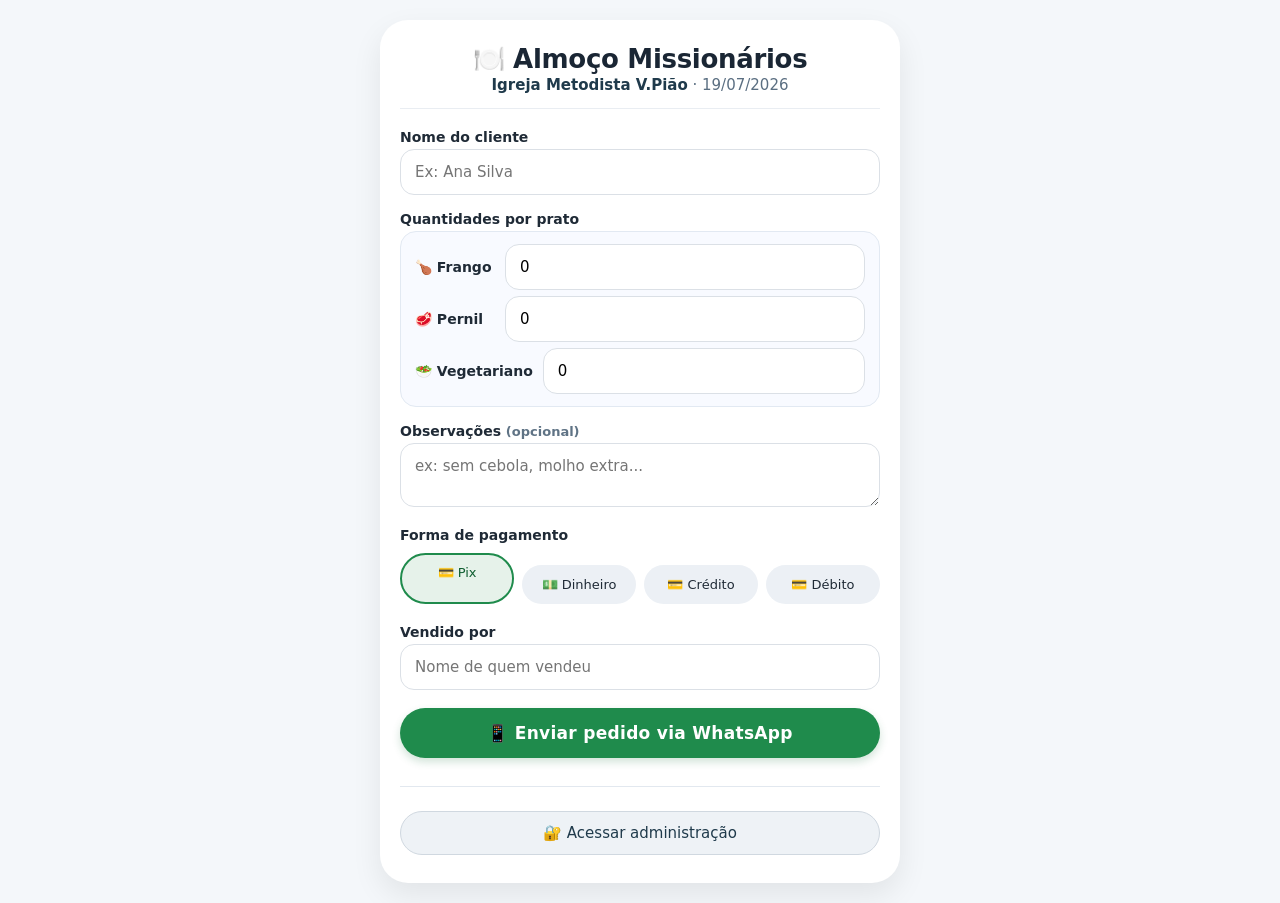
<file: almoço.html>
<!DOCTYPE html>
<html lang="pt-br">
<head>
  <meta charset="UTF-8">
  <meta name="viewport" content="width=device-width, initial-scale=1">
  <title>Almoço Missionários · V.Pião</title>
  <style>
    * {
      box-sizing: border-box;
      margin: 0;
    }
    body {
      font-family: system-ui, -apple-system, 'Segoe UI', Roboto, Arial, sans-serif;
      background: #f4f7fa;
      padding: 20px;
      min-height: 100vh;
      display: flex;
      justify-content: center;
      align-items: flex-start;
    }
    .container {
      max-width: 520px;
      width: 100%;
      background: white;
      padding: 24px 20px 28px;
      border-radius: 28px;
      box-shadow: 0 12px 30px rgba(0,0,0,0.08);
      transition: 0.2s;
    }
    h1 {
      font-size: 26px;
      font-weight: 700;
      color: #1a2634;
      text-align: center;
      margin-bottom: 4px;
      letter-spacing: -0.3px;
    }
    .subhead {
      text-align: center;
      color: #5b6f82;
      font-size: 15px;
      margin-top: -2px;
      margin-bottom: 20px;
      border-bottom: 1px solid #e9edf2;
      padding-bottom: 14px;
    }
    .subhead strong {
      color: #1f3a4b;
      font-weight: 600;
    }
    /* ---- formulário ---- */
    label {
      font-weight: 600;
      font-size: 14px;
      display: block;
      margin: 16px 0 4px;
      color: #1f2a36;
    }
    label:first-of-type {
      margin-top: 4px;
    }
    input, select, textarea, button {
      width: 100%;
      padding: 13px 14px;
      font-size: 15px;
      border-radius: 14px;
      border: 1px solid #dbe0e6;
      background: white;
      font-family: inherit;
      transition: 0.15s;
    }
    input:focus, select:focus, textarea:focus {
      border-color: #2b7a4b;
      outline: none;
      box-shadow: 0 0 0 3px rgba(43, 122, 75, 0.15);
    }
    textarea {
      min-height: 64px;
      resize: vertical;
    }
    .qtd-row {
      display: flex;
      align-items: center;
      gap: 10px;
      margin-bottom: 6px;
    }
    .qtd-row label {
      margin: 0;
      min-width: 80px;
      font-size: 14px;
    }
    .qtd-row input {
      margin-top: 0;
      flex: 1;
    }
    .qtd-label {
      font-weight: 600;
      font-size: 14px;
      color: #1f2a36;
      white-space: nowrap;
    }
    .btn-whatsapp {
      background: #1f8b4c;
      color: white;
      border: none;
      font-weight: 600;
      font-size: 17px;
      padding: 15px;
      margin-top: 18px;
      border-radius: 40px;
      box-shadow: 0 4px 8px rgba(26, 115, 60, 0.2);
      cursor: pointer;
      transition: 0.15s;
      letter-spacing: 0.3px;
    }
    .btn-whatsapp:hover {
      background: #19733e;
      transform: scale(0.98);
      box-shadow: 0 2px 6px rgba(0,0,0,0.1);
    }
    hr {
      margin: 28px 0 18px;
      border: 0;
      height: 1px;
      background: #e2e8ef;
    }
    .admin-toggle {
      background: #eef2f6;
      border: 1px solid #d0d8e0;
      color: #1f3a4b;
      font-weight: 500;
      padding: 12px;
      border-radius: 40px;
      cursor: pointer;
      transition: 0.15s;
      margin-top: 6px;
      font-size: 15px;
    }
    .admin-toggle:hover {
      background: #e2e8f0;
    }
    /* admin panel */
    .admin-section {
      display: none;
      margin-top: 18px;
      border-top: 2px dashed #dce3ec;
      padding-top: 20px;
    }
    .password-box {
      display: flex;
      gap: 10px;
      flex-wrap: wrap;
    }
    .password-box input {
      flex: 2;
      min-width: 140px;
    }
    .password-box button {
      flex: 1;
      min-width: 90px;
      background: #2c3e50;
      color: white;
      border: none;
      border-radius: 40px;
      font-weight: 500;
      padding: 13px 16px;
      cursor: pointer;
    }
    .admin-content {
      display: none;
    }
    .stats {
      background: #f0f4fa;
      padding: 16px 14px;
      border-radius: 20px;
      margin: 12px 0 18px;
    }
    .stats-row {
      display: flex;
      justify-content: space-between;
      padding: 5px 0;
      border-bottom: 1px solid #dce3ec;
      font-size: 15px;
    }
    .stats-row:last-child {
      border-bottom: none;
      font-weight: 700;
      border-top: 2px solid #bcc8d6;
      margin-top: 6px;
      padding-top: 10px;
    }
    .filter-group {
      display: flex;
      gap: 8px;
      margin: 14px 0 12px;
      flex-wrap: wrap;
    }
    .filter-btn {
      flex: 1;
      min-width: 70px;
      padding: 10px 6px;
      background: #ecf0f5;
      border: 1px solid #cdd7e2;
      border-radius: 40px;
      font-weight: 500;
      font-size: 14px;
      cursor: pointer;
      transition: 0.1s;
      text-align: center;
    }
    .filter-btn.active {
      background: #1f3a4b;
      border-color: #1f3a4b;
      color: white;
    }
    .pedido-card {
      background: #f8faff;
      border: 1px solid #e2e9f2;
      border-radius: 18px;
      padding: 15px 16px;
      margin-top: 12px;
    }
    .pedido-card .row {
      display: flex;
      justify-content: space-between;
      align-items: baseline;
      flex-wrap: wrap;
      gap: 4px 6px;
    }
    .pedido-card .nome {
      font-weight: 700;
      font-size: 16px;
      color: #0b1e2b;
    }
    .pedido-card .detalhe {
      color: #2c4053;
      font-size: 14px;
    }
    .status-badge {
      display: inline-block;
      padding: 3px 14px;
      border-radius: 40px;
      font-size: 13px;
      font-weight: 600;
    }
    .status-pago {
      background: #d4edda;
      color: #0f5e31;
    }
    .status-pendente {
      background: #ffe6cc;
      color: #a1491e;
    }
    .card-actions {
      display: flex;
      flex-wrap: wrap;
      gap: 8px;
      margin-top: 12px;
    }
    .card-actions button {
      flex: 1;
      min-width: 100px;
      padding: 10px 8px;
      border-radius: 40px;
      border: none;
      font-weight: 500;
      font-size: 13px;
      background: #eef2f6;
      color: #1f2a36;
      cursor: pointer;
      transition: 0.1s;
    }
    .card-actions .btn-pago {
      background: #1f8b4c;
      color: white;
    }
    .card-actions .btn-pago:hover {
      background: #16723e;
    }
    .card-actions .btn-excluir {
      background: #e74c3c;
      color: white;
    }
    .card-actions .btn-excluir:hover {
      background: #c0392b;
    }
    .vazio {
      text-align: center;
      color: #7a8a9a;
      padding: 20px 0 12px;
    }
    .btn-sair {
      background: #6c7a8a;
      color: white;
      border: none;
      padding: 12px;
      border-radius: 40px;
      font-weight: 500;
      margin-top: 18px;
      cursor: pointer;
    }
    .btn-sair:hover {
      background: #4f5f70;
    }
    small.obs {
      color: #5f7385;
      font-size: 13px;
    }
    /* pagamento */
    .payment-group {
      display: flex;
      gap: 8px;
      flex-wrap: wrap;
      margin-top: 6px;
    }
    .payment-option {
      flex: 1;
      min-width: 70px;
      padding: 10px 6px;
      background: #ecf0f5;
      border: 2px solid transparent;
      border-radius: 40px;
      font-weight: 500;
      font-size: 13px;
      cursor: pointer;
      transition: 0.1s;
      text-align: center;
    }
    .payment-option.selected {
      border-color: #1f8b4c;
      background: #e6f2ea;
      color: #0f5e31;
    }
    .payment-option input {
      display: none;
    }
    .qtd-dupla {
      background: #f8faff;
      padding: 12px 14px;
      border-radius: 16px;
      border: 1px solid #e2e9f2;
      margin-top: 4px;
    }
    .qtd-dupla .qtd-row:last-child {
      margin-bottom: 0;
    }
    @media (max-width: 440px) {
      .container { padding: 18px 14px; }
    }
  </style>
</head>
<body>
<div class="container">
  <h1>🍽️ Almoço Missionários</h1>
  <div class="subhead">
    <strong>Igreja Metodista V.Pião</strong> · 19/07/2026
  </div>

  <!-- ÁREA CLIENTE -->
  <div id="clienteArea">
    <label for="nome">Nome do cliente</label>
    <input type="text" id="nome" placeholder="Ex: Ana Silva" autocomplete="off">

    <label>Quantidades por prato</label>
    <div class="qtd-dupla">
      <div class="qtd-row">
        <label for="qtdFrango">🍗 Frango</label>
        <input type="number" id="qtdFrango" min="0" max="10" value="0">
      </div>
      <div class="qtd-row">
        <label for="qtdPernil">🥩 Pernil</label>
        <input type="number" id="qtdPernil" min="0" max="10" value="0">
      </div>
      <div class="qtd-row">
        <label for="qtdVegetariano">🥗 Vegetariano</label>
        <input type="number" id="qtdVegetariano" min="0" max="10" value="0">
      </div>
    </div>

    <label for="observacao">Observações <small class="obs">(opcional)</small></label>
    <textarea id="observacao" placeholder="ex: sem cebola, molho extra..."></textarea>

    <label>Forma de pagamento</label>
    <div class="payment-group" id="paymentGroup">
      <label class="payment-option selected" onclick="selectPayment(this)">
        <input type="radio" name="payment" value="Pix" checked> 💳 Pix
      </label>
      <label class="payment-option" onclick="selectPayment(this)">
        <input type="radio" name="payment" value="Dinheiro"> 💵 Dinheiro
      </label>
      <label class="payment-option" onclick="selectPayment(this)">
        <input type="radio" name="payment" value="Crédito"> 💳 Crédito
      </label>
      <label class="payment-option" onclick="selectPayment(this)">
        <input type="radio" name="payment" value="Débito"> 💳 Débito
      </label>
    </div>

    <label for="vendedor">Vendido por</label>
    <input type="text" id="vendedor" placeholder="Nome de quem vendeu" autocomplete="off">

    <button class="btn-whatsapp" onclick="enviarPedido()">
      📱 Enviar pedido via WhatsApp
    </button>
  </div>

  <hr>

  <!-- ACESSO ADMIN -->
  <button class="admin-toggle" onclick="mostrarAdmin()">🔐 Acessar administração</button>

  <div id="adminSection" class="admin-section">
    <div id="passwordArea">
      <div class="password-box">
        <input type="password" id="senhaInput" placeholder="Senha administrativa">
        <button onclick="verificarSenha()">Entrar</button>
      </div>
    </div>

    <div id="adminContent" class="admin-content">
      <h2 style="font-size:20px; margin: 6px 0 8px;">📊 Painel de pedidos</h2>

      <div class="stats">
        <div class="stats-row"><span>Frango Assado</span><span id="qtdFrangoTotal">0</span></div>
        <div class="stats-row"><span>Pernil de Porco</span><span id="qtdPernilTotal">0</span></div>
        <div class="stats-row"><span>Vegetariano</span><span id="qtdVegetarianoTotal">0</span></div>
        <div class="stats-row"><span>🧾 Total pedidos</span><span id="qtdTotalPedidos">0</span></div>
        <div class="stats-row"><span>🥡 Total quentinhos</span><span id="qtdTotalQuentinhos">0</span></div>
      </div>

      <div class="filter-group">
        <button class="filter-btn active" data-filter="todos" onclick="filtrarPedidos('todos')">Todos</button>
        <button class="filter-btn" data-filter="Pendente" onclick="filtrarPedidos('Pendente')">Pendentes</button>
        <button class="filter-btn" data-filter="Pago" onclick="filtrarPedidos('Pago')">Pagos</button>
      </div>

      <div id="listaPedidos"></div>

      <button class="btn-sair" onclick="sairAdmin()">Sair da administração</button>
    </div>
  </div>
</div>

<script>
  (function(){
    const SENHA = "1995";
    let adminLogado = false;
    let filtroAtual = 'todos';
    let pedidos = JSON.parse(localStorage.getItem('pedidos')) || [];

    // helpers
    function salvar() {
      localStorage.setItem('pedidos', JSON.stringify(pedidos));
      if (adminLogado) {
        atualizarQuantidades();
        renderizarPedidos();
      }
    }

    function atualizarQuantidades() {
      let frango=0, pernil=0, veg=0, total=0;
      pedidos.forEach(p => {
        const qFrango = p.qtdFrango || 0;
        const qPernil = p.qtdPernil || 0;
        const qVeg = p.qtdVegetariano || 0;
        total += qFrango + qPernil + qVeg;
        frango += qFrango;
        pernil += qPernil;
        veg += qVeg;
      });
      document.getElementById('qtdFrangoTotal').textContent = frango;
      document.getElementById('qtdPernilTotal').textContent = pernil;
      document.getElementById('qtdVegetarianoTotal').textContent = veg;
      document.getElementById('qtdTotalPedidos').textContent = pedidos.length;
      document.getElementById('qtdTotalQuentinhos').textContent = total;
    }

    function renderizarPedidos() {
      const container = document.getElementById('listaPedidos');
      container.innerHTML = '';

      let lista = pedidos;
      if (filtroAtual !== 'todos') {
        lista = pedidos.filter(p => p.status === filtroAtual);
      }

      if (lista.length === 0) {
        container.innerHTML = '<div class="vazio">📭 Nenhum pedido com esse filtro</div>';
        return;
      }

      lista.forEach((p, idx) => {
        const realIndex = pedidos.indexOf(p);
        const statusClass = p.status === 'Pago' ? 'status-pago' : 'status-pendente';
        
        // Montar string dos itens
        let itens = [];
        if (p.qtdFrango > 0) itens.push(`🍗 Frango: ${p.qtdFrango}`);
        if (p.qtdPernil > 0) itens.push(`🥩 Pernil: ${p.qtdPernil}`);
        if (p.qtdVegetariano > 0) itens.push(`🥗 Vegetariano: ${p.qtdVegetariano}`);
        const itensStr = itens.join(' | ') || 'Nenhum item';
        
        container.innerHTML += `
          <div class="pedido-card">
            <div class="row">
              <span class="nome">${p.nome}</span>
              <span class="status-badge ${statusClass}">${p.status}</span>
            </div>
            <div class="detalhe" style="margin-top:4px;">${itensStr}</div>
            ${p.pagamento ? `<div class="detalhe" style="margin-top:2px;">💳 ${p.pagamento}</div>` : ''}
            ${p.vendedor ? `<div class="detalhe" style="margin-top:2px;">👤 Vendedor: ${p.vendedor}</div>` : ''}
            ${p.observacao ? `<div class="detalhe" style="margin-top:4px; color:#3d5568;">📝 ${p.observacao}</div>` : ''}
            <div class="card-actions">
              <button class="btn-pago" onclick="alterarStatus(${realIndex})">
                ${p.status === 'Pendente' ? '✅ Marcar pago' : '↩️ Pendente'}
              </button>
              <button class="btn-excluir" onclick="excluirPedido(${realIndex})">🗑️ Dar baixa</button>
            </div>
          </div>
        `;
      });
    }

    // EXPORT para os botões
    window.alterarStatus = function(i) {
      if (!adminLogado) return;
      pedidos[i].status = (pedidos[i].status === 'Pendente') ? 'Pago' : 'Pendente';
      salvar();
    };

    window.excluirPedido = function(i) {
      if (!adminLogado) return;
      if (confirm('Dar baixa neste pedido?')) {
        pedidos.splice(i, 1);
        salvar();
      }
    };

    window.filtrarPedidos = function(filtro) {
      if (!adminLogado) return;
      filtroAtual = filtro;
      document.querySelectorAll('.filter-btn').forEach(btn => {
        btn.classList.toggle('active', btn.dataset.filter === filtro);
      });
      renderizarPedidos();
    };

    window.mostrarAdmin = function() {
      document.getElementById('adminSection').style.display = 'block';
      document.getElementById('passwordArea').style.display = 'block';
      document.getElementById('adminContent').style.display = 'none';
      document.getElementById('senhaInput').value = '';
      document.getElementById('senhaInput').focus();
    };

    window.verificarSenha = function() {
      const input = document.getElementById('senhaInput');
      if (input.value === SENHA) {
        adminLogado = true;
        document.getElementById('passwordArea').style.display = 'none';
        document.getElementById('adminContent').style.display = 'block';
        filtroAtual = 'todos';
        document.querySelectorAll('.filter-btn').forEach(btn => {
          btn.classList.toggle('active', btn.dataset.filter === 'todos');
        });
        atualizarQuantidades();
        renderizarPedidos();
      } else {
        alert('Senha incorreta');
        input.value = '';
        input.focus();
      }
    };

    window.sairAdmin = function() {
      adminLogado = false;
      document.getElementById('adminSection').style.display = 'none';
      document.getElementById('passwordArea').style.display = 'block';
      document.getElementById('adminContent').style.display = 'none';
    };

    // Selecionar pagamento
    window.selectPayment = function(el) {
      document.querySelectorAll('.payment-option').forEach(opt => {
        opt.classList.remove('selected');
      });
      el.classList.add('selected');
      const radio = el.querySelector('input[type="radio"]');
      if (radio) radio.checked = true;
    };

    // ENVIAR PEDIDO (cliente)
    window.enviarPedido = function() {
      const nome = document.getElementById('nome').value.trim();
      const qtdFrango = parseInt(document.getElementById('qtdFrango').value) || 0;
      const qtdPernil = parseInt(document.getElementById('qtdPernil').value) || 0;
      const qtdVegetariano = parseInt(document.getElementById('qtdVegetariano').value) || 0;
      const observacao = document.getElementById('observacao').value.trim();
      const vendedor = document.getElementById('vendedor').value.trim();
      
      // pegar pagamento selecionado
      const selectedPayment = document.querySelector('.payment-option.selected');
      const pagamento = selectedPayment ? selectedPayment.textContent.trim() : 'Pix';

      const totalItens = qtdFrango + qtdPernil + qtdVegetariano;

      if (!nome) {
        alert('Por favor, digite o nome do cliente.');
        return;
      }
      if (totalItens === 0) {
        alert('Adicione pelo menos um item (Frango, Pernil ou Vegetariano).');
        return;
      }
      if (totalItens > 10) {
        alert('O total de itens não pode ultrapassar 10.');
        return;
      }
      if (!vendedor) {
        alert('Por favor, digite o nome de quem vendeu.');
        return;
      }

      // Montar resumo dos itens para o WhatsApp
      let itensResumo = [];
      if (qtdFrango > 0) itensResumo.push(`🍗 Frango: ${qtdFrango}`);
      if (qtdPernil > 0) itensResumo.push(`🥩 Pernil: ${qtdPernil}`);
      if (qtdVegetariano > 0) itensResumo.push(`🥗 Vegetariano: ${qtdVegetariano}`);
      const itensStr = itensResumo.join(' | ');

      const pedido = {
        nome,
        qtdFrango,
        qtdPernil,
        qtdVegetariano,
        observacao: observacao || 'Nenhuma',
        pagamento: pagamento,
        vendedor: vendedor,
        status: 'Pendente',
        data: '2026-07-19'
      };
      pedidos.push(pedido);
      salvar();

      const msg = `*NOVO PEDIDO - ALMOÇO MISSIONÁRIOS*%0A📅 19/07/2026%0A🏠 Igreja Metodista V.Pião%0A%0A👤 Cliente: ${nome}%0A📦 Itens: ${itensStr}%0A💳 Pagamento: ${pagamento}%0A👤 Vendedor: ${vendedor}%0A📌 Status: Pendente%0A%0A📝 Obs: ${observacao || 'Nenhuma'}`;

      window.open(`https://wa.me/5524993176829?text=${msg}`, '_blank');

      // limpa campos
      document.getElementById('nome').value = '';
      document.getElementById('qtdFrango').value = '0';
      document.getElementById('qtdPernil').value = '0';
      document.getElementById('qtdVegetariano').value = '0';
      document.getElementById('observacao').value = '';
      document.getElementById('vendedor').value = '';
    };

    // enter na senha
    document.getElementById('senhaInput').addEventListener('keypress', function(e) {
      if (e.key === 'Enter') verificarSenha();
    });

    // inicializa visuais
    renderizarPedidos();
    atualizarQuantidades();
  })();
</script>
</body>
</html>
</file>
